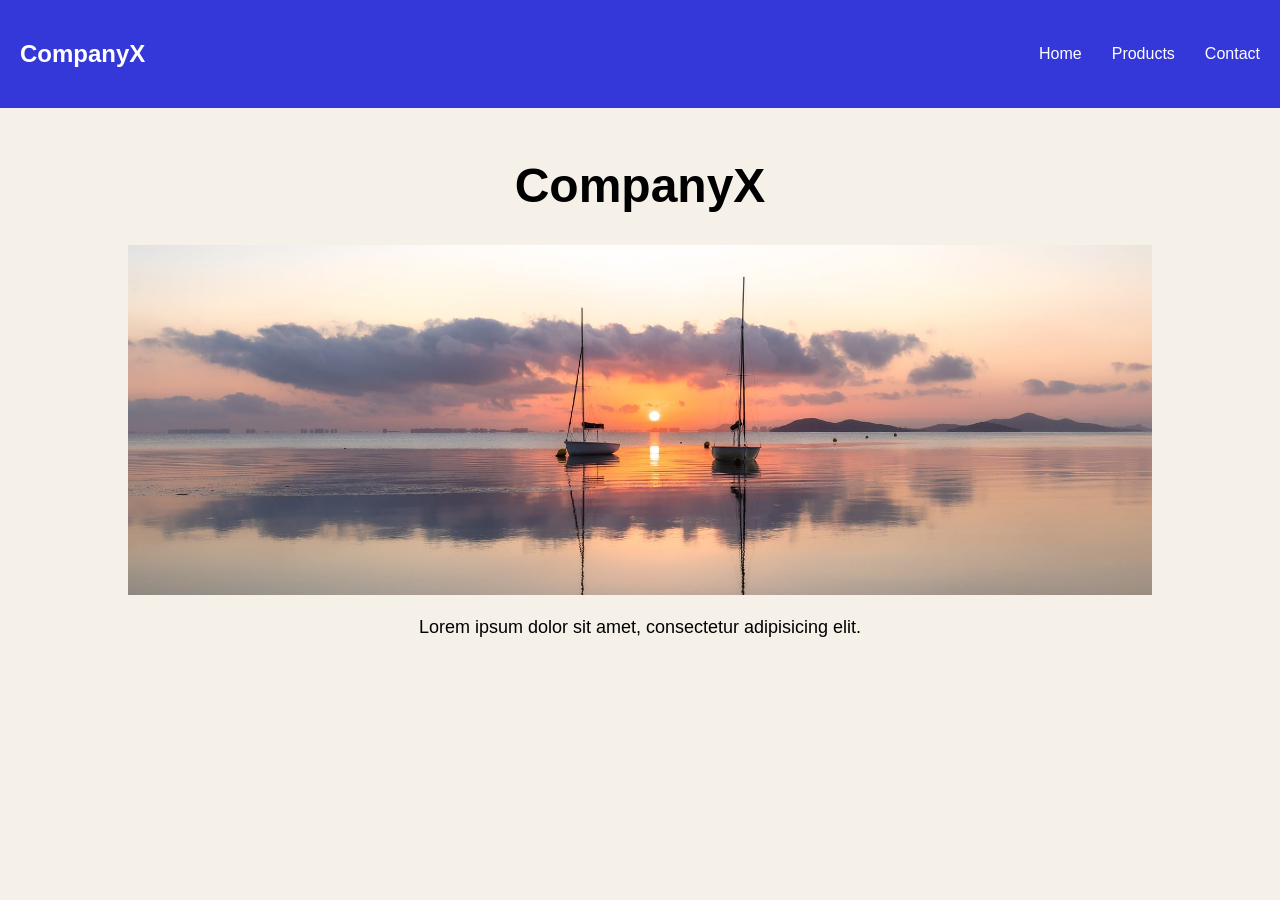
<file: index.html>
<!DOCTYPE html>
<html lang="en">
<head>
    <meta charset="UTF-8">
    <meta name="viewport" content="width=device-width, initial-scale=1.0">
    <title>Homepage</title>
    <link rel="stylesheet" href="oformlenie.css">
</head>
<body>
<header>
    <nav>
            <h2>CompanyX</h2>

            <ul>
                <li><a href="index.html">Home</a></li>
                <li><a href="products.html">Products</a></li>
                <li><a href="contact.html">Contact</a></li>
            </ul>
        </nav>
</header>
<main>
     <h1>CompanyX</h1>

        <img src="photo/pic1.jpg" alt="Beautiful landscape">

        <p>
            Lorem ipsum dolor sit amet,
            consectetur adipisicing elit.
        </p>
</main>
</body>
</html>
</file>
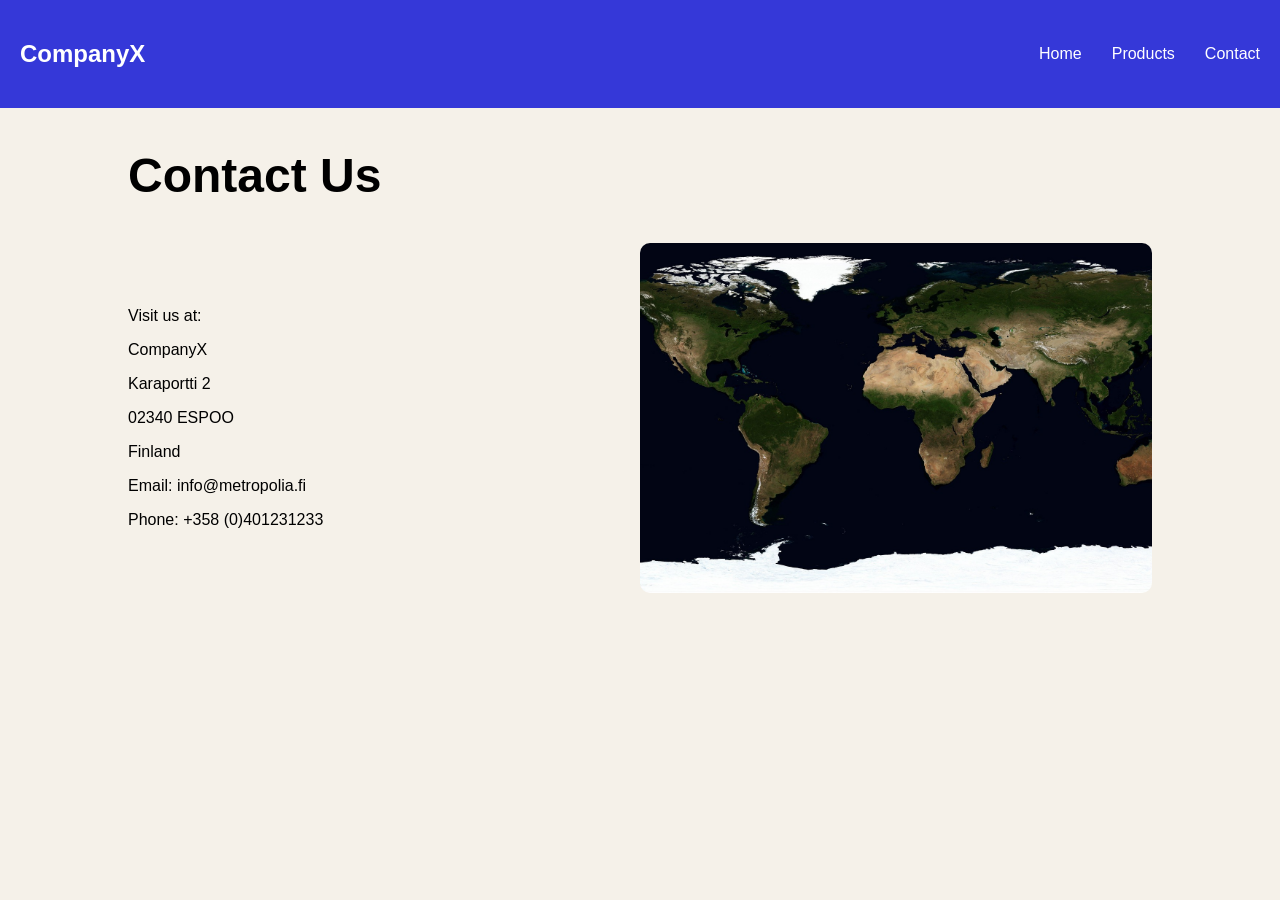
<file: contact.html>
<!DOCTYPE html>
<html lang="en">
<head>
    <meta charset="UTF-8">
    <meta name="viewport" content="width=device-width, initial-scale=1.0">
    <title>Contact</title>
    <link rel="stylesheet" href="oformlenie1.css">
</head>
<body>
   <header>
    <nav>
            <h2>CompanyX</h2>
            <ul>
                <li><a href="index.html">Home</a></li>
                <li><a href="products.html">Products</a></li>
                <li><a href="contact.html">Contact</a></li>
            </ul>
        </nav>
</header> 
<main>
    <h1>Contact Us</h1>
    <section>
        <div>
            <p>Visit us at:</p>
            <p>CompanyX</p>
            <p>Karaportti 2</p>
            <p>02340 ESPOO</p>
            <p>Finland</p>
            <p>Email: info@metropolia.fi</p>
            <p>Phone: +358 (0)401231233</p>
        </div>
        <img src="photo/pic6.jpg" alt="Map">
    </section>
</main>
</body>
</html>
</file>
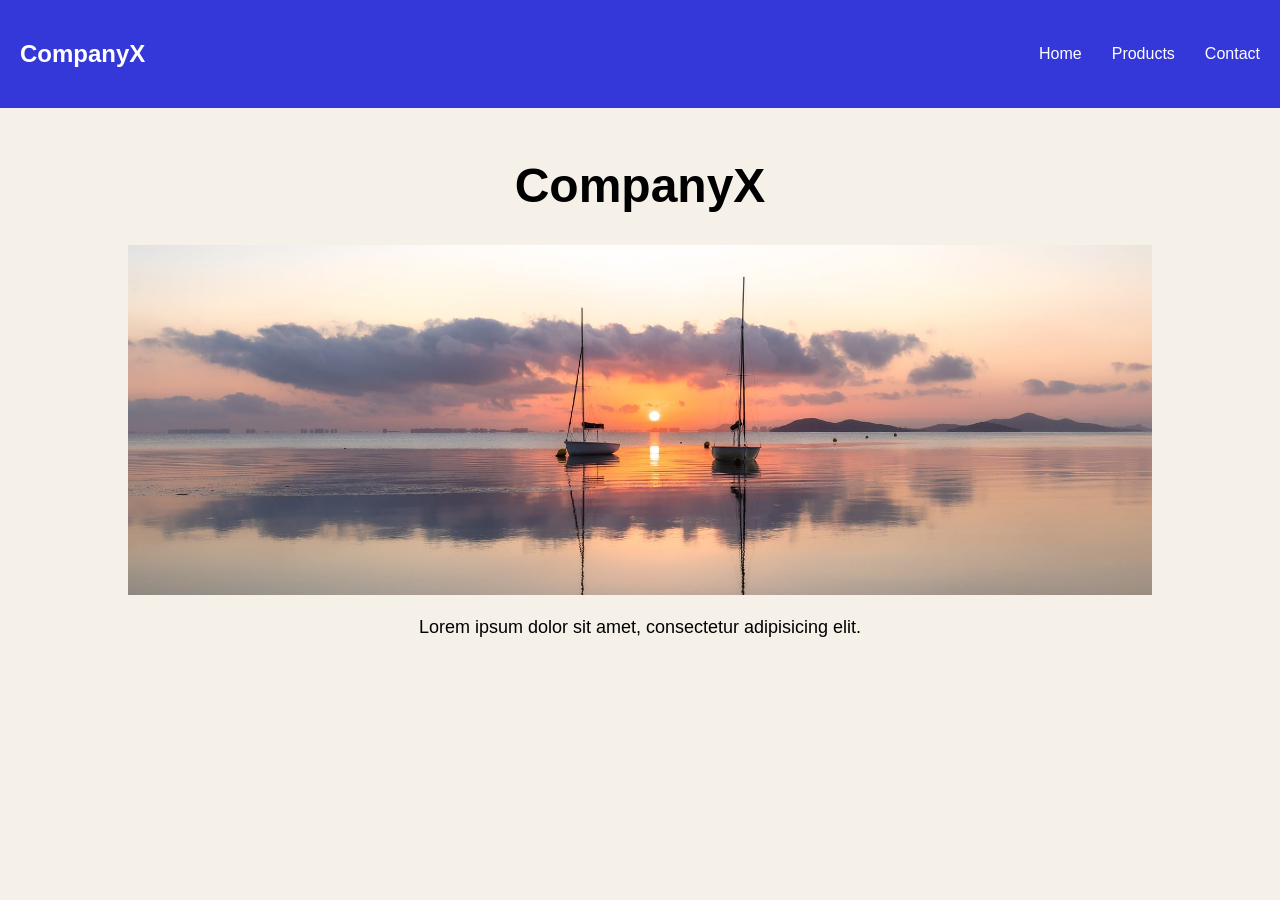
<file: homepage.html>
<!DOCTYPE html>
<html lang="en">
<head>
    <meta charset="UTF-8">
    <meta name="viewport" content="width=device-width, initial-scale=1.0">
    <title>Homepage</title>
    <link rel="stylesheet" href="oformlenie.css">
</head>
<body>
<header>
    <nav>
            <h2>CompanyX</h2>

            <ul>
                <li><a href="homepage.html">Home</a></li>
                <li><a href="products.html">Products</a></li>
                <li><a href="contact.html">Contact</a></li>
            </ul>
        </nav>
</header>
<main>
     <h1>CompanyX</h1>

        <img src="photo/pic1.jpg" alt="Beautiful landscape">

        <p>
            Lorem ipsum dolor sit amet,
            consectetur adipisicing elit.
        </p>
</main>
</body>
</html>
</file>
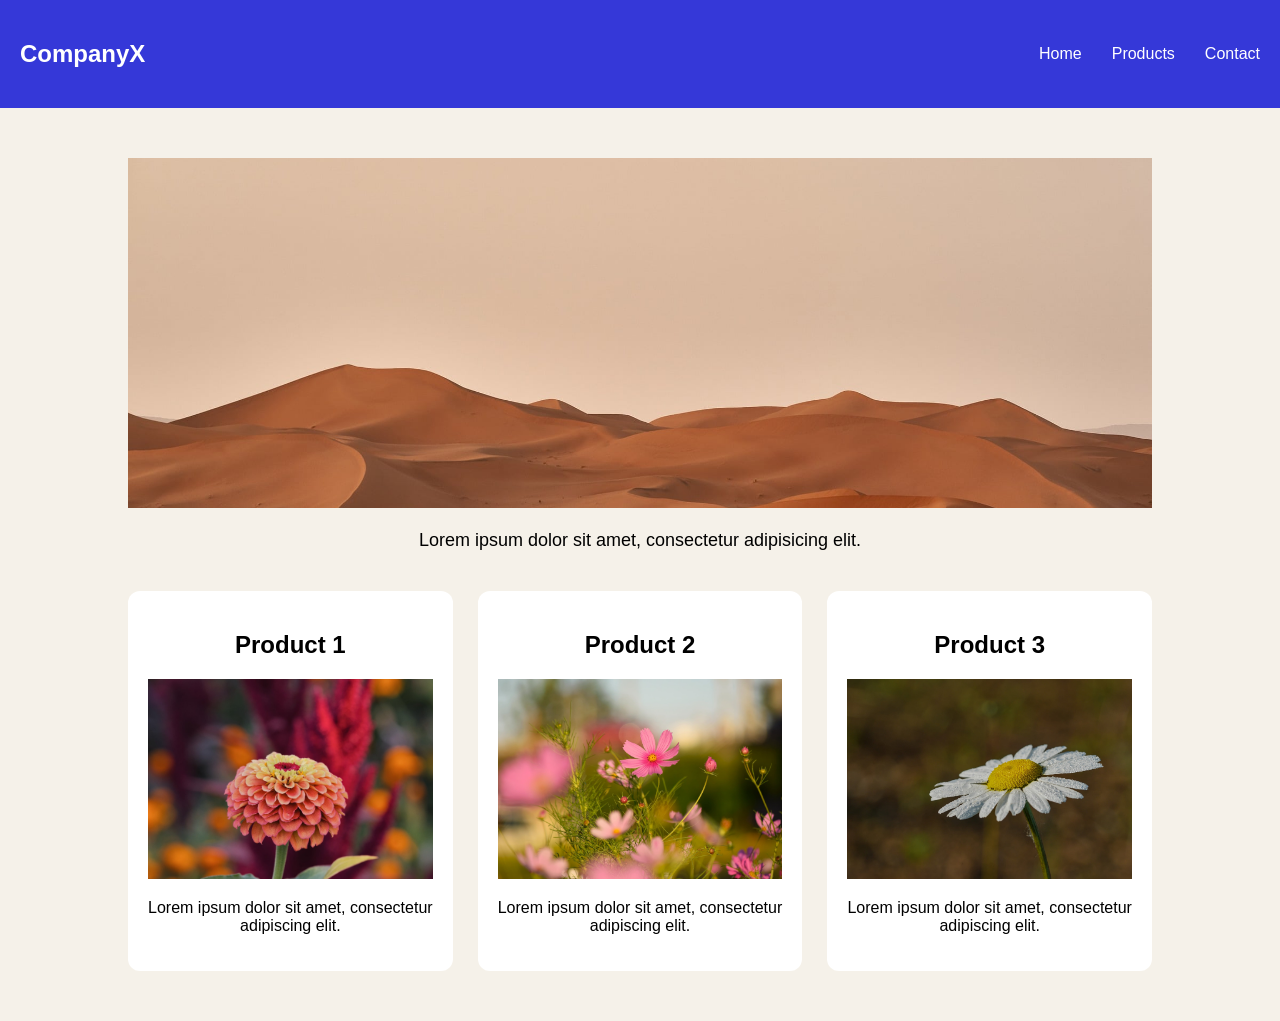
<file: products.html>
<!DOCTYPE html>
<html lang="en">
<head>
    <meta charset="UTF-8">
    <meta name="viewport" content="width=device-width, initial-scale=1.0">
    <title>Products</title>
    <link rel="stylesheet" href="oformlenie.css">
</head>
<body>
   <header>
    <nav>
            <h2>CompanyX</h2>
            <ul>
                <li><a href="index.html">Home</a></li>
                <li><a href="products.html">Products</a></li>
                <li><a href="contact.html">Contact</a></li>
            </ul>
        </nav>
</header> 
<main>
    <img src="photo/pic2.jpg" alt="Sand">
        <p>
            Lorem ipsum dolor sit amet,
            consectetur adipisicing elit.
        </p>
    <section>
            <article>
                <h2>Product 1</h2>
                <img src="photo/pic3.jpg" alt="Product 1">
                <p>Lorem ipsum dolor sit amet, consectetur adipiscing elit.</p>
            </article>
            <article>
                <h2>Product 2</h2>
                <img src="photo/pic4.jpg" alt="Product 2">
                <p>Lorem ipsum dolor sit amet, consectetur adipiscing elit.</p>
            </article>
            <article>
                <h2>Product 3</h2>
                <img src="photo/pic5.jpg" alt="Product 3">
                <p>Lorem ipsum dolor sit amet, consectetur adipiscing elit.</p>
            </article>
        </section>
    
</main>
</body>
</html>
</file>
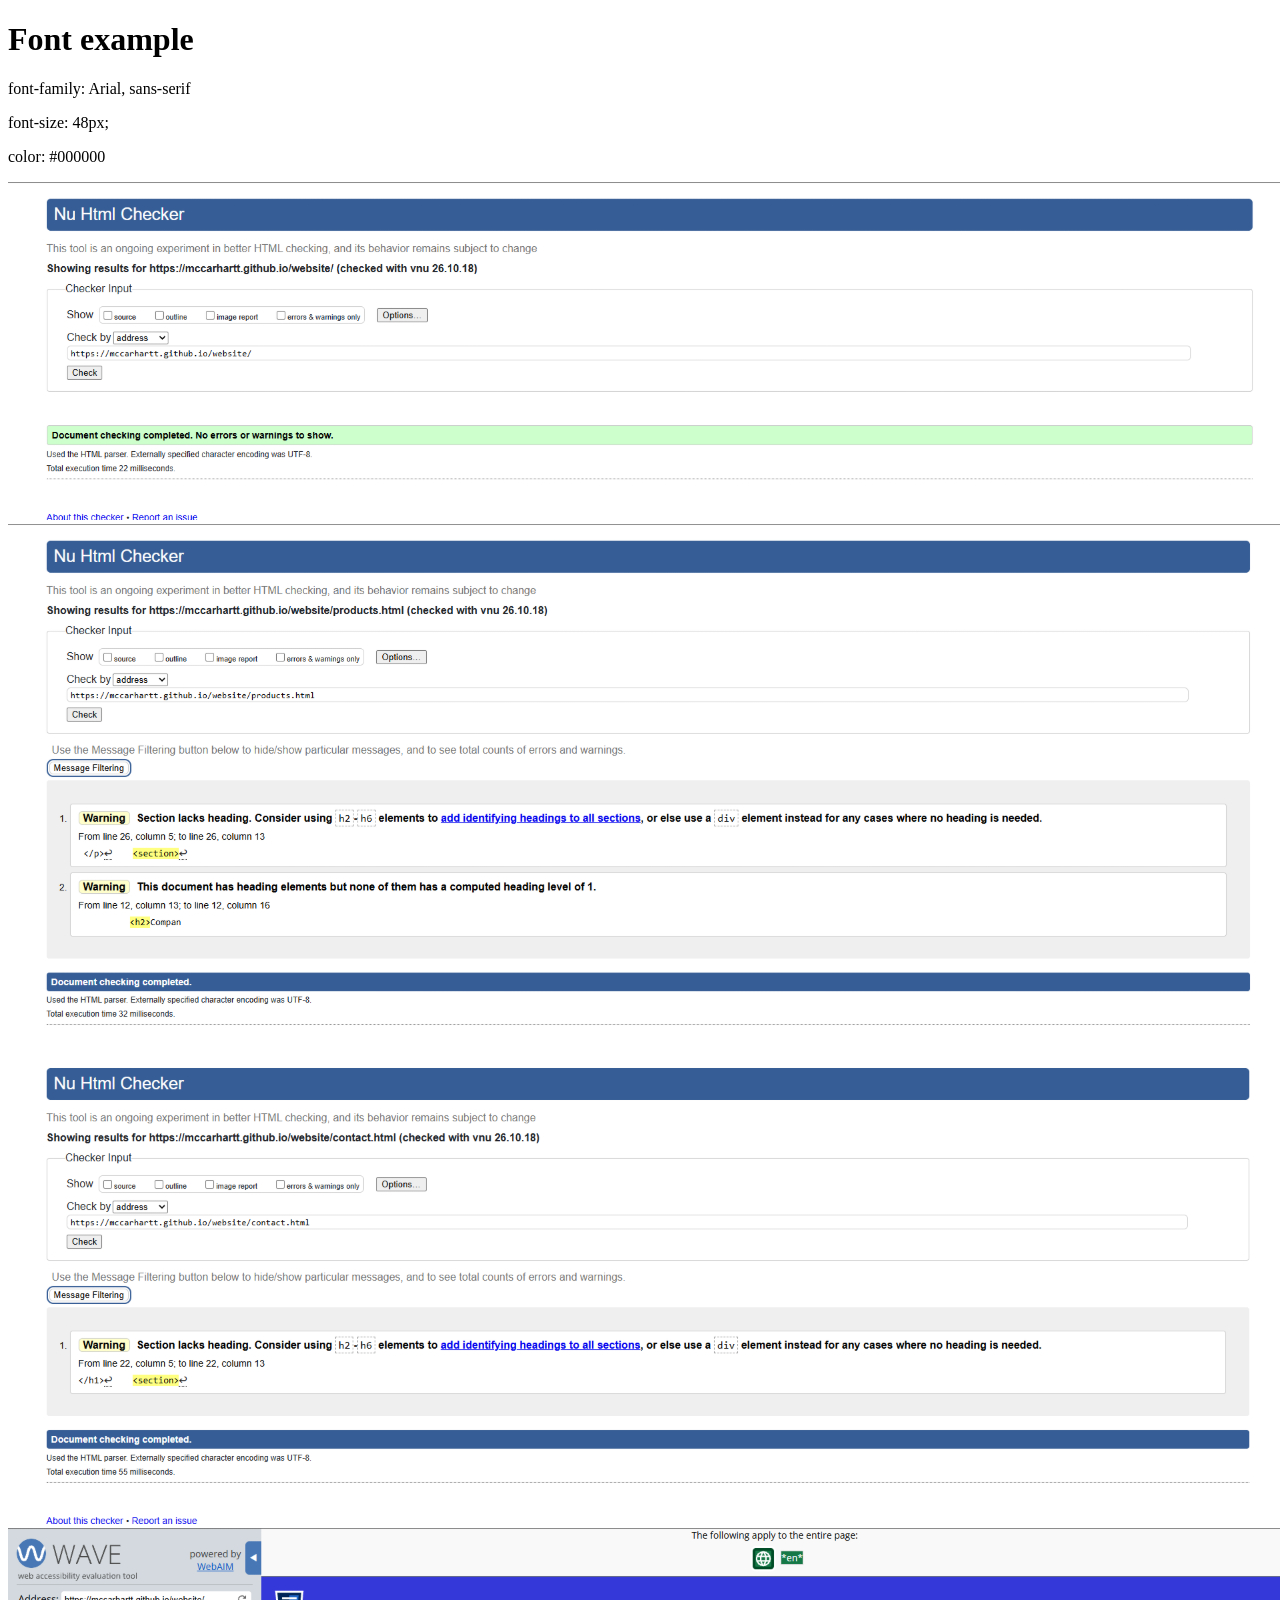
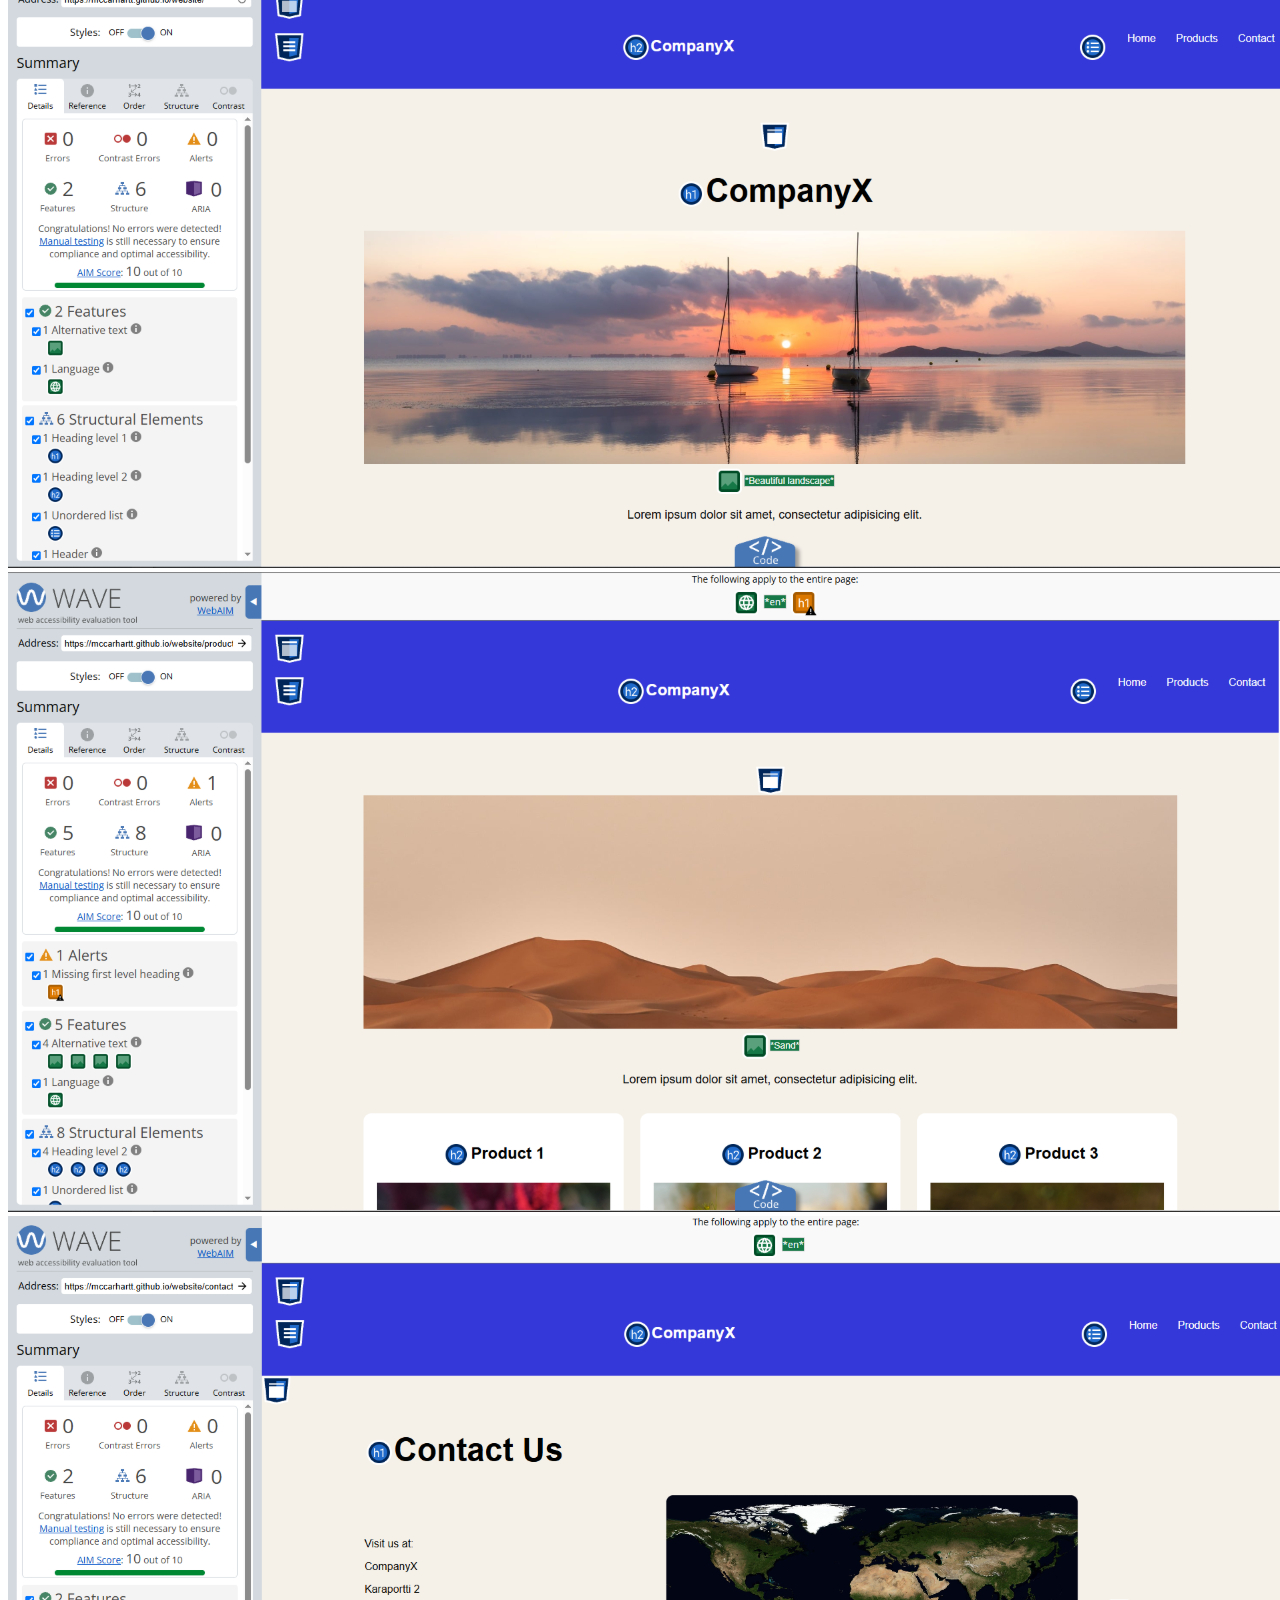
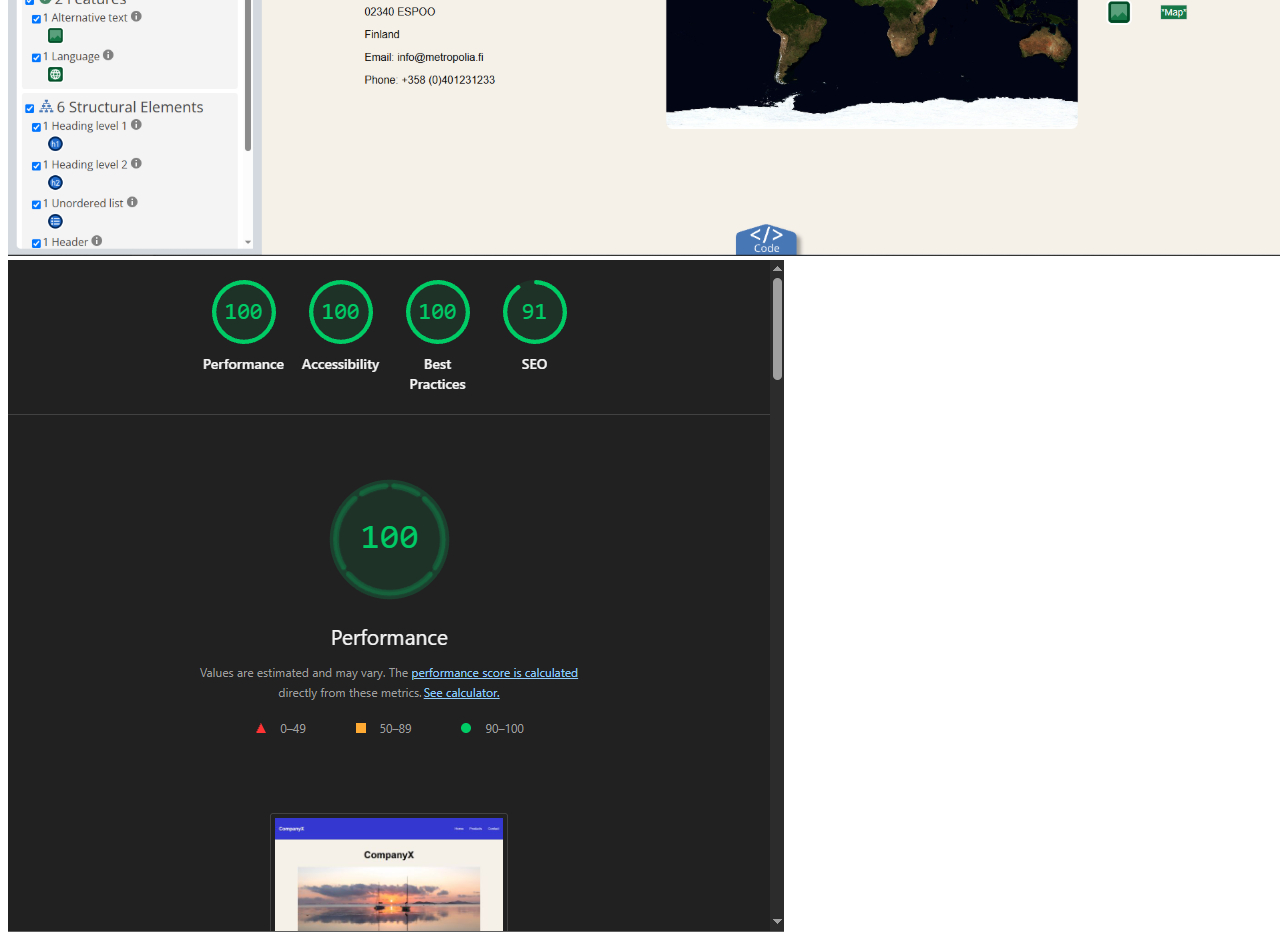
<file: screenshots.html>
<!DOCTYPE html>
<html lang="en">
<head>
    <meta charset="UTF-8">
    <meta name="viewport" content="width=device-width, initial-scale=1.0">
    <title>Document</title>
</head>
<body>
    <main>
    <h1>Font example</h1>
    <p>font-family: Arial, sans-serif</p>
    <p>font-size: 48px;</p>
    <p>color: #000000</p>
    <img src="photo/screen1.jpg" alt="1">
    <img src="photo/screen2.jpg" alt="2">
    <img src="photo/screen3.jpg" alt="3">
    <img src="photo/screen4.jpg" alt="4">
    <img src="photo/screen5.jpg" alt="5">
    <img src="photo/screen6.jpg" alt="6">
    <img src="photo/screen7.jpg" alt="7">

</body>
</html>
</file>
<file: oformlenie.css>
body {
    margin: 0;
    background-color: #F5F1E9;
    font-family: Arial, sans-serif;
}

header {
    background-color: #3538d8;
    padding: 20px;
}

nav {
    display: flex;
    justify-content: space-between;
    align-items: center;
}

nav h2 {
    color: white;
}

nav ul {
    display: flex;
    gap: 30px;
    list-style: none;
}

nav a {
    color: white;
    text-decoration: none;
}

main {
    text-align: center;
    margin: 50px auto;
    width: 80%;
}

main h1 {
    font-size: 48px;
    color: #000000;
}

main img {
    width: 100%;
    height: 350px;
    object-fit: cover;
}

main p {
    font-size: 18px;
}

main > section {
    display: grid;
    grid-template-columns: repeat(3, 1fr);
    gap: 25px;
    margin-top: 40px;
}

article {
    background-color: white;
    padding: 20px;
    border-radius: 12px;
}

article img {
    width: 100%;
    height: 200px;
    object-fit: cover;
}

article h2 {
    color: #000000;
}

article p {
    font-size: 16px;
}
</file>
<file: oformlenie1.css>
body {
    margin: 0;
    background-color: #F5F1E9;
    font-family: Arial, sans-serif;
}

header {
    background-color: #3538d8;
    padding: 20px;
}

nav {
    display: flex;
    justify-content: space-between;
    align-items: center;
}

nav h2 {
    color: white;
}

nav ul {
    display: flex;
    gap: 30px;
    list-style: none;
}

nav a {
    color: white;
    text-decoration: none;
}
main > section {
    display: flex;
    align-items: center;
    justify-content: space-between;
    gap: 40px;
    margin: 40px auto;
    width: 80%;
}

main > section div {
    width: 50%;
    text-align: left;
}

main > section img {
    width: 50%;
    height: 350px;
    object-fit: cover;
    border-radius: 10px;
}
main h1 {
    text-align: left;
    margin: 40px auto;
    width: 80%;
    font-size: 48px;
    color: #000000;
}
</file>
